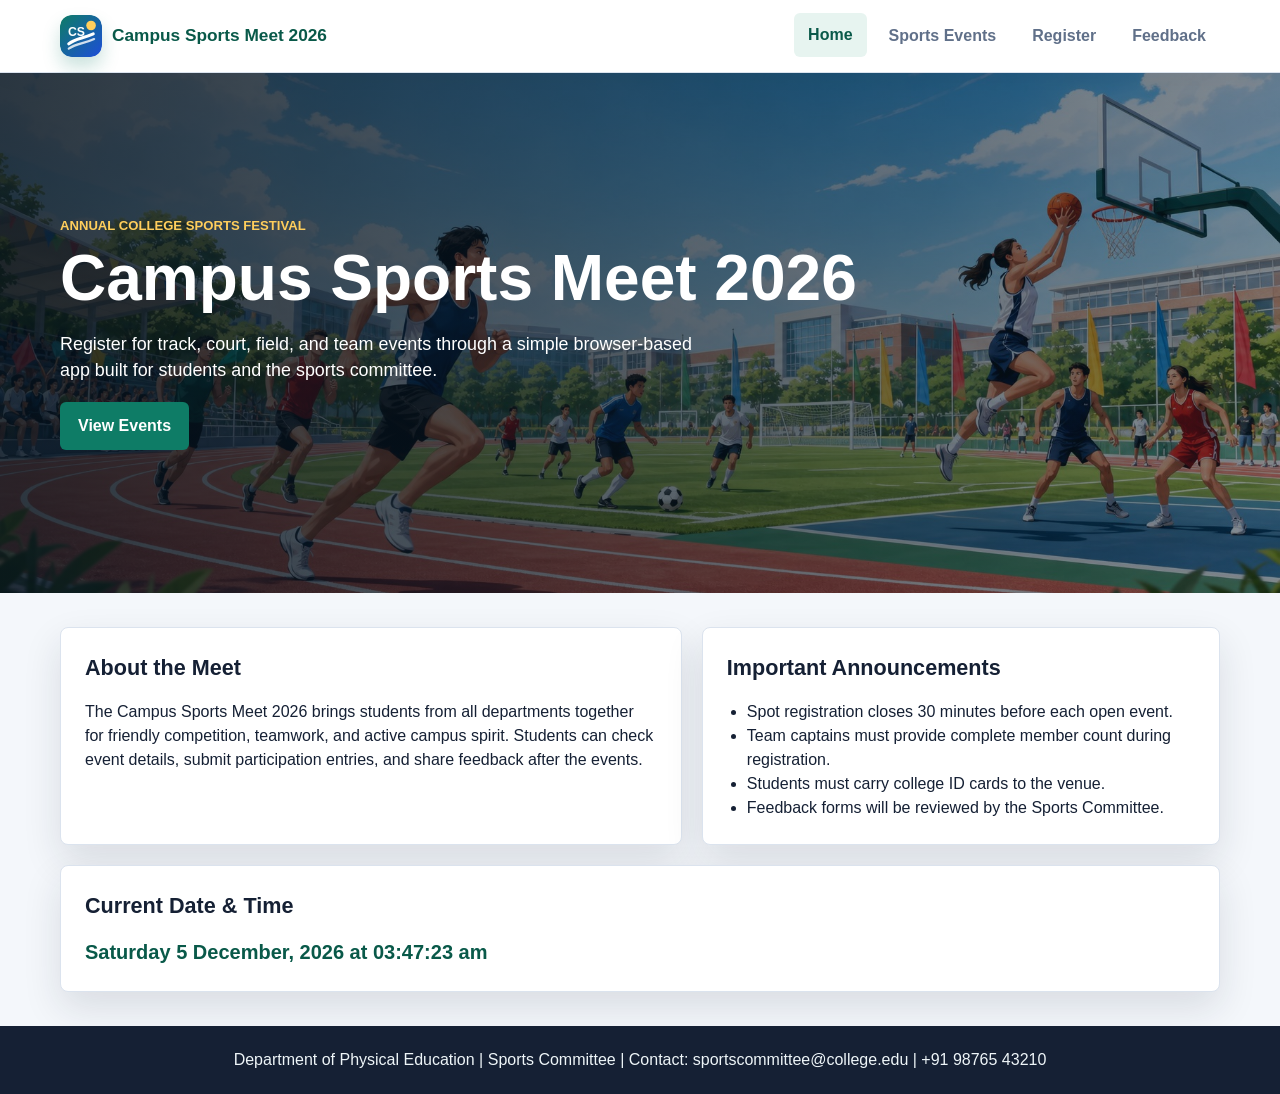
<file: campussportsmeet 2026/index.html>
<!DOCTYPE html>
<html lang="en">
<head>
  <meta charset="UTF-8">
  <meta name="viewport" content="width=device-width, initial-scale=1.0">
  <title>Campus Sports Meet 2026</title>
  <link rel="stylesheet" href="style.css">
</head>
<body>
  <header class="site-header">
    <nav class="navbar" aria-label="Main navigation">
      <a class="brand" href="index.html"><img class="brand-logo" src="images/logo.svg" alt=""> <span>Campus Sports Meet 2026</span></a>
      <div class="nav-links">
        <a class="active" href="index.html">Home</a>
        <a href="sports.html">Sports Events</a>
        <a href="register.html">Register</a>
        <a href="feedback.html">Feedback</a>
      </div>
    </nav>
  </header>

  <main>
    <section class="hero">
      <img src="images/banner.jpg" alt="Students participating in campus sports events">
      <div class="hero-content">
        <p class="eyebrow">Annual College Sports Festival</p>
        <h1>Campus Sports Meet 2026</h1>
        <p>Register for track, court, field, and team events through a simple browser-based app built for students and the sports committee.</p>
        <a class="primary-button" href="sports.html">View Events</a>
      </div>
    </section>

    <section class="home-grid">
      <article class="panel">
        <h2>About the Meet</h2>
        <p>The Campus Sports Meet 2026 brings students from all departments together for friendly competition, teamwork, and active campus spirit. Students can check event details, submit participation entries, and share feedback after the events.</p>
      </article>

      <article class="panel">
        <h2>Important Announcements</h2>
        <ul class="announcement-list">
          <li>Spot registration closes 30 minutes before each open event.</li>
          <li>Team captains must provide complete member count during registration.</li>
          <li>Students must carry college ID cards to the venue.</li>
          <li>Feedback forms will be reviewed by the Sports Committee.</li>
        </ul>
      </article>

      <article class="panel date-card">
        <h2>Current Date & Time</h2>
        <p id="currentDateTime">Loading...</p>
      </article>
    </section>
  </main>

  <footer class="site-footer">
    <p>Department of Physical Education | Sports Committee | Contact: sportscommittee@college.edu | +91 98765 43210</p>
  </footer>

  <script src="script.js"></script>
</body>
</html>
</file>
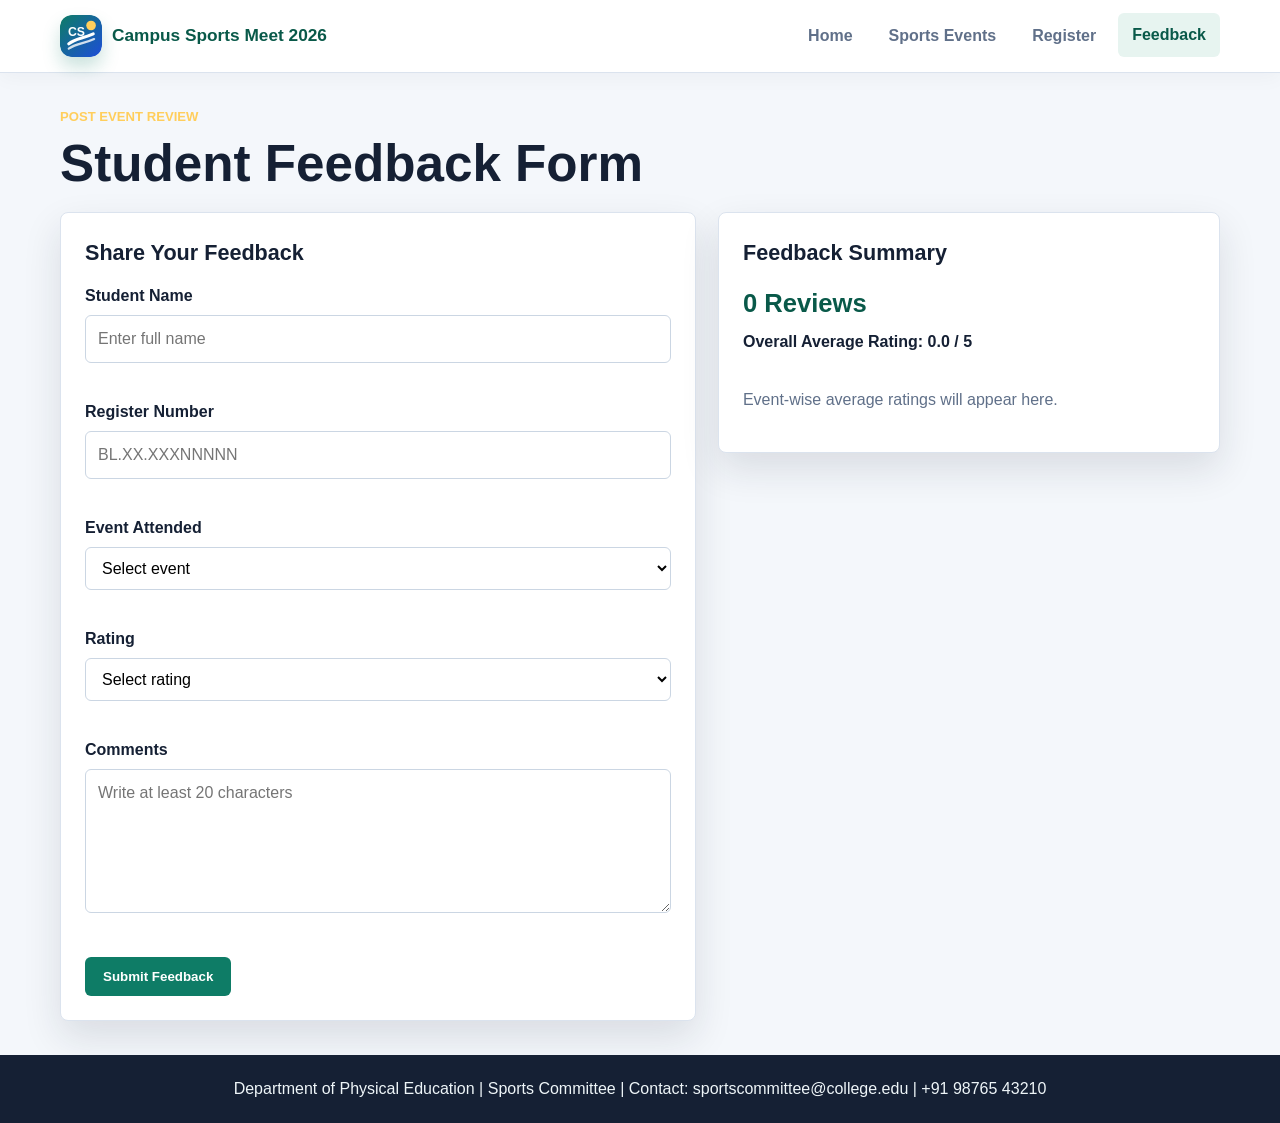
<file: campussportsmeet 2026/feedback.html>
<!DOCTYPE html>
<html lang="en">
<head>
  <meta charset="UTF-8">
  <meta name="viewport" content="width=device-width, initial-scale=1.0">
  <title>Feedback | Campus Sports Meet 2026</title>
  <link rel="stylesheet" href="style.css">
</head>
<body>
  <header class="site-header">
    <nav class="navbar" aria-label="Main navigation">
      <a class="brand" href="index.html"><img class="brand-logo" src="images/logo.svg" alt=""> <span>Campus Sports Meet 2026</span></a>
      <div class="nav-links">
        <a href="index.html">Home</a>
        <a href="sports.html">Sports Events</a>
        <a href="register.html">Register</a>
        <a class="active" href="feedback.html">Feedback</a>
      </div>
    </nav>
  </header>

  <main class="page-shell">
    <section class="page-title">
      <p class="eyebrow">Post Event Review</p>
      <h1>Student Feedback Form</h1>
    </section>

    <div id="feedbackMessage" class="banner-message" aria-live="polite"></div>

    <section class="form-grid feedback-layout">
      <form id="feedbackForm" class="form-card" novalidate>
        <h2>Share Your Feedback</h2>

        <div class="field-group">
          <label for="feedbackName">Student Name</label>
          <input type="text" id="feedbackName" name="feedbackName" placeholder="Enter full name">
          <span class="error" id="feedbackNameError"></span>
        </div>

        <div class="field-group">
          <label for="feedbackRegister">Register Number</label>
          <input type="text" id="feedbackRegister" name="feedbackRegister" placeholder="BL.XX.XXXNNNNN">
          <span class="error" id="feedbackRegisterError"></span>
        </div>

        <div class="field-group">
          <label for="feedbackEvent">Event Attended</label>
          <select id="feedbackEvent" name="feedbackEvent">
            <option value="">Select event</option>
          </select>
          <span class="error" id="feedbackEventError"></span>
        </div>

        <div class="field-group">
          <label for="rating">Rating</label>
          <select id="rating" name="rating">
            <option value="">Select rating</option>
            <option value="1">1 - Poor</option>
            <option value="2">2 - Fair</option>
            <option value="3">3 - Good</option>
            <option value="4">4 - Very Good</option>
            <option value="5">5 - Excellent</option>
          </select>
          <span class="error" id="ratingError"></span>
        </div>

        <div class="field-group">
          <label for="comments">Comments</label>
          <textarea id="comments" name="comments" rows="5" placeholder="Write at least 20 characters"></textarea>
          <span class="error" id="commentsError"></span>
        </div>

        <button class="primary-button" type="submit">Submit Feedback</button>
      </form>

      <aside class="summary-card">
        <h2>Feedback Summary</h2>
        <p class="counter"><span id="feedbackCount">0</span> Reviews</p>
        <p class="average">Overall Average Rating: <strong id="averageRating">0.0</strong> / 5</p>
        <div id="feedbackSummary" class="details-list">
          <p class="muted">Event-wise average ratings will appear here.</p>
        </div>
      </aside>
    </section>
  </main>

  <footer class="site-footer">
    <p>Department of Physical Education | Sports Committee | Contact: sportscommittee@college.edu | +91 98765 43210</p>
  </footer>

  <script src="script.js"></script>
</body>
</html>
</file>
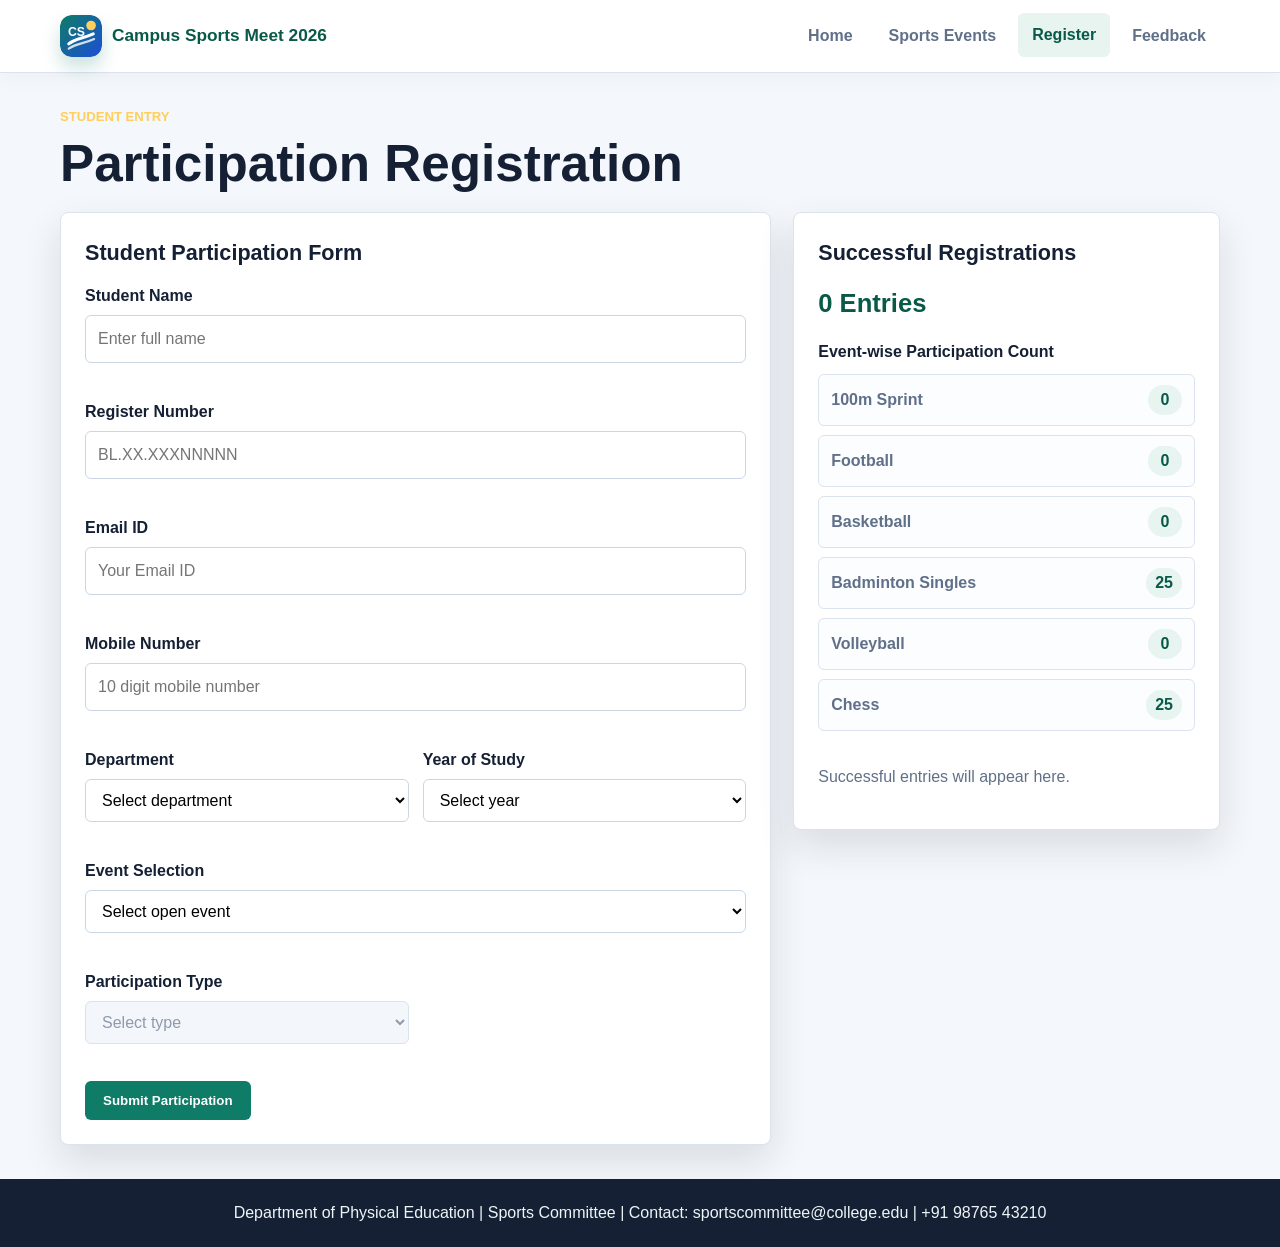
<file: campussportsmeet 2026/register.html>
<!DOCTYPE html>
<html lang="en">
<head>
  <meta charset="UTF-8">
  <meta name="viewport" content="width=device-width, initial-scale=1.0">
  <title>Register | Campus Sports Meet 2026</title>
  <link rel="stylesheet" href="style.css">
</head>
<body>
  <header class="site-header">
    <nav class="navbar" aria-label="Main navigation">
      <a class="brand" href="index.html"><img class="brand-logo" src="images/logo.svg" alt=""> <span>Campus Sports Meet 2026</span></a>
      <div class="nav-links">
        <a href="index.html">Home</a>
        <a href="sports.html">Sports Events</a>
        <a class="active" href="register.html">Register</a>
        <a href="feedback.html">Feedback</a>
      </div>
    </nav>
  </header>

  <main class="page-shell">
    <section class="page-title">
      <p class="eyebrow">Student Entry</p>
      <h1>Participation Registration</h1>
    </section>

    <div id="participationMessage" class="banner-message" aria-live="polite"></div>

    <section class="form-grid">
      <form id="participationForm" class="form-card" novalidate>
        <h2>Student Participation Form</h2>

        <div class="field-group">
          <label for="studentName">Student Name</label>
          <input type="text" id="studentName" name="studentName" placeholder="Enter full name">
          <span class="error" id="studentNameError"></span>
        </div>

        <div class="field-group">
          <label for="registerNumber">Register Number</label>
          <input type="text" id="registerNumber" name="registerNumber" placeholder="BL.XX.XXXNNNNN">
          <span class="error" id="registerNumberError"></span>
        </div>

        <div class="field-group">
          <label for="email">Email ID</label>
          <input type="email" id="email" name="email" placeholder="Your Email ID">
          <span class="error" id="emailError"></span>
        </div>

        <div class="field-group">
          <label for="mobile">Mobile Number</label>
          <input type="tel" id="mobile" name="mobile" placeholder="10 digit mobile number">
          <span class="error" id="mobileError"></span>
        </div>

        <div class="field-row">
          <div class="field-group">
            <label for="department">Department</label>
            <select id="department" name="department">
              <option value="">Select department</option>
              <option>AID</option>
              <option>AIE</option>
              <option>CSE</option>
              <option>ECE</option>
              <option>EAC</option>
              <option>MEC</option>
              <option>RAE</option>
              <option>ELC</option>
            </select>
            <span class="error" id="departmentError"></span>
          </div>

          <div class="field-group">
            <label for="year">Year of Study</label>
            <select id="year" name="year">
              <option value="">Select year</option>
              <option>I Year</option>
              <option>II Year</option>
              <option>III Year</option>
              <option>IV Year</option>
            </select>
            <span class="error" id="yearError"></span>
          </div>
        </div>

        <div class="field-group">
          <label for="eventSelection">Event Selection</label>
          <select id="eventSelection" name="eventSelection">
            <option value="">Select open event</option>
          </select>
          <span class="error" id="eventSelectionError"></span>
        </div>

        <div class="field-row">
          <div class="field-group">
            <label for="participationType">Participation Type</label>
            <select id="participationType" name="participationType">
              <option value="">Select type</option>
              <option value="Individual">Individual</option>
              <option value="Team">Team</option>
            </select>
            <span class="error" id="participationTypeError"></span>
          </div>

          <div class="field-group team-only hidden">
            <label for="teamMembers">Number of Team Members</label>
            <input type="number" id="teamMembers" name="teamMembers" min="2" max="6" placeholder="2 to 6">
            <span class="error" id="teamMembersError"></span>
          </div>
        </div>

        <div class="field-group team-only hidden">
          <label for="teamName">Team Name</label>
          <input type="text" id="teamName" name="teamName" placeholder="Required for team participation">
          <span class="error" id="teamNameError"></span>
        </div>

        <button class="primary-button" type="submit">Submit Participation</button>
      </form>

      <aside class="summary-card">
        <h2>Successful Registrations</h2>
        <p class="counter"><span id="participationCount">0</span> Entries</p>
        <h3 class="summary-subtitle">Event-wise Participation Count</h3>
        <div id="eventParticipationCounts" class="count-list"></div>
        <div id="participantDetails" class="details-list">
          <p class="muted">Successful entries will appear here.</p>
        </div>
      </aside>
    </section>
  </main>

  <footer class="site-footer">
    <p>Department of Physical Education | Sports Committee | Contact: sportscommittee@college.edu | +91 98765 43210</p>
  </footer>

  <script src="script.js"></script>
</body>
</html>
</file>
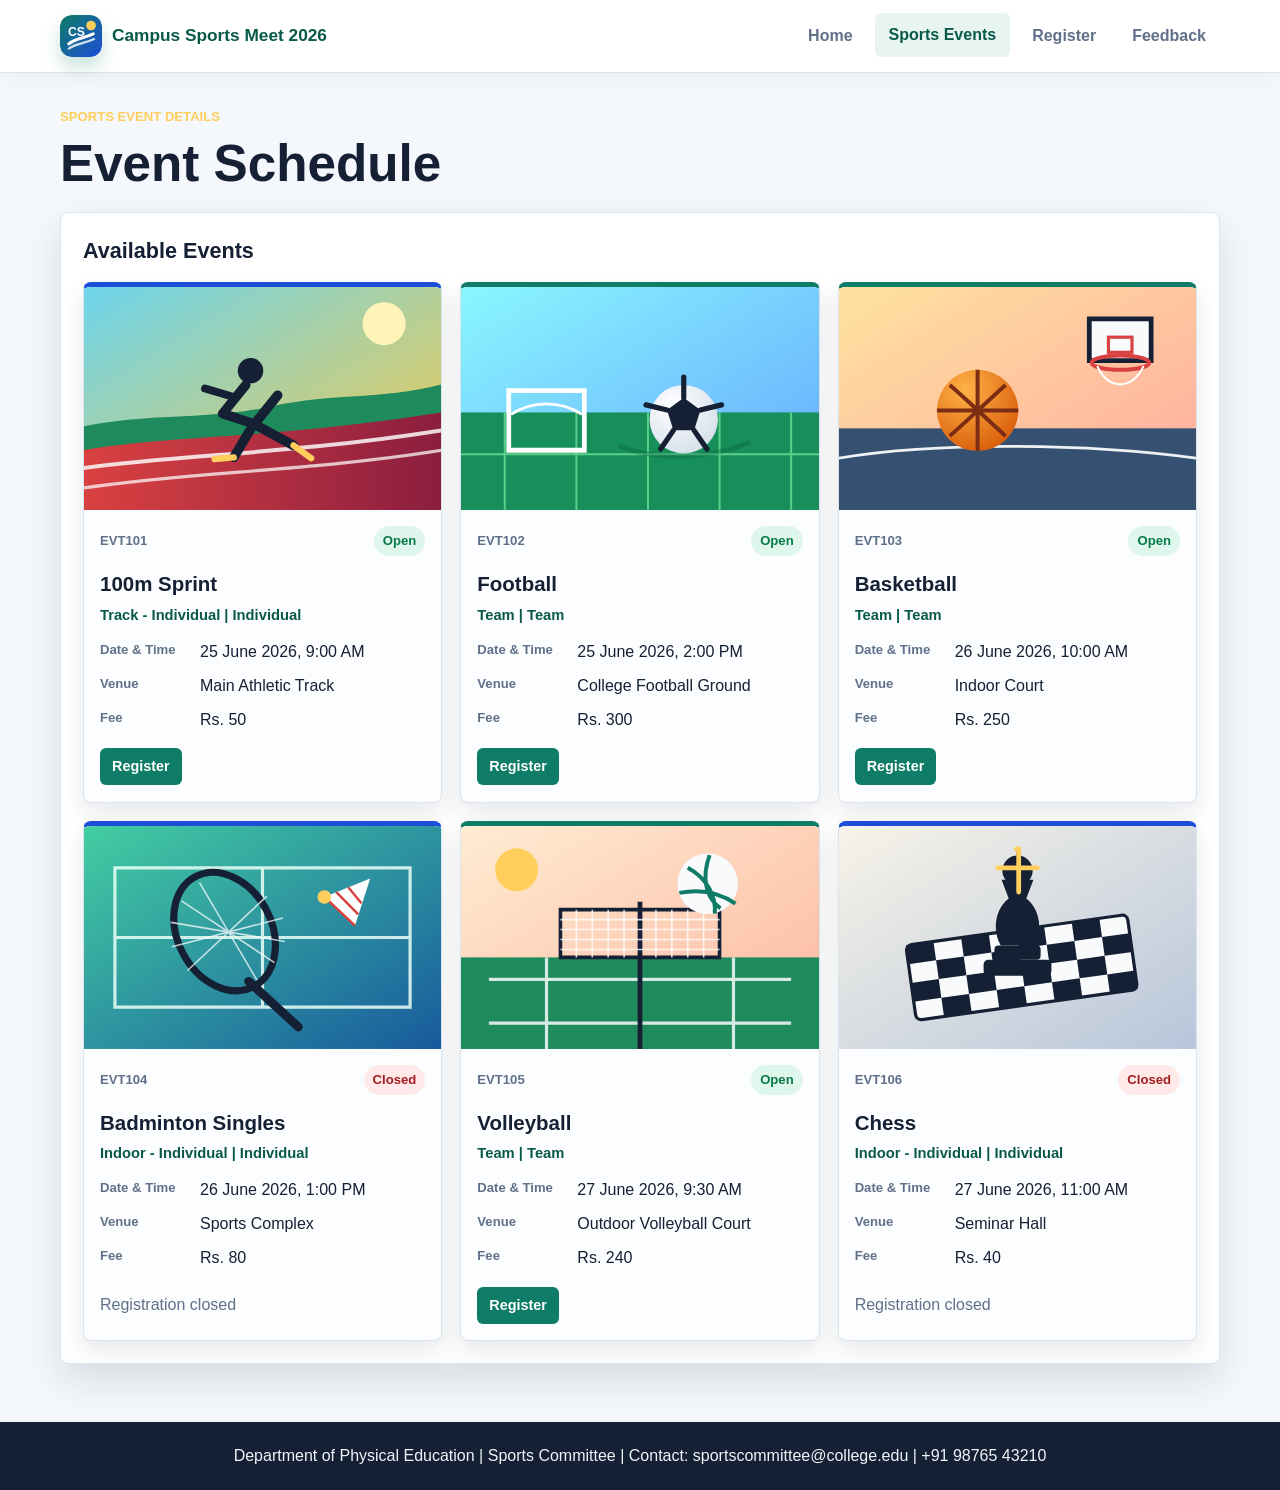
<file: campussportsmeet 2026/sports.html>
<!DOCTYPE html>
<html lang="en">
<head>
  <meta charset="UTF-8">
  <meta name="viewport" content="width=device-width, initial-scale=1.0">
  <title>Sports Events | Campus Sports Meet 2026</title>
  <link rel="stylesheet" href="style.css">
</head>
<body>
  <header class="site-header">
    <nav class="navbar" aria-label="Main navigation">
      <a class="brand" href="index.html"><img class="brand-logo" src="images/logo.svg" alt=""> <span>Campus Sports Meet 2026</span></a>
      <div class="nav-links">
        <a href="index.html">Home</a>
        <a class="active" href="sports.html">Sports Events</a>
        <a href="register.html">Register</a>
        <a href="feedback.html">Feedback</a>
      </div>
    </nav>
  </header>

  <main class="page-shell">
    <section class="page-title">
      <p class="eyebrow">Sports Event Details</p>
      <h1>Event Schedule</h1>
    </section>

    <section class="events-section" aria-labelledby="eventsHeading">
      <h2 id="eventsHeading">Available Events</h2>
      <div id="eventsGrid" class="events-grid"></div>
    </section>
  </main>

  <footer class="site-footer">
    <p>Department of Physical Education | Sports Committee | Contact: sportscommittee@college.edu | +91 98765 43210</p>
  </footer>

  <script src="script.js"></script>
</body>
</html>
</file>
<file: campussportsmeet 2026/style.css>
:root {
  --ink: #152034;
  --muted: #607089;
  --line: #dbe3ee;
  --surface: #ffffff;
  --page: #f4f7fb;
  --primary: #0e7c66;
  --primary-dark: #095949;
  --accent: #d94141;
  --gold: #ffce5c;
  --warning: #9d5b00;
  --success: #087a48;
  --shadow: 0 16px 38px rgba(21, 32, 52, 0.12);
  --soft-shadow: 0 10px 24px rgba(21, 32, 52, 0.1);
}

* {
  box-sizing: border-box;
}

body {
  margin: 0;
  min-height: 100vh;
  display: flex;
  flex-direction: column;
  font-family: Arial, Helvetica, sans-serif;
  color: var(--ink);
  background: var(--page);
  line-height: 1.5;
}

main {
  flex: 1;
}

a {
  color: inherit;
}

.site-header {
  background: var(--surface);
  border-bottom: 1px solid var(--line);
  position: sticky;
  top: 0;
  z-index: 10;
  box-shadow: 0 4px 20px rgba(21, 32, 52, 0.04);
}

.navbar {
  width: min(1160px, calc(100% - 32px));
  margin: 0 auto;
  min-height: 72px;
  display: flex;
  align-items: center;
  justify-content: space-between;
  gap: 24px;
}

.brand {
  font-size: 1.08rem;
  font-weight: 800;
  color: var(--primary-dark);
  text-decoration: none;
  display: inline-flex;
  align-items: center;
  gap: 10px;
  white-space: nowrap;
}

.brand-logo {
  width: 42px;
  height: 42px;
  border-radius: 12px;
  display: block;
  box-shadow: 0 10px 18px rgba(14, 124, 102, 0.22);
}

.nav-links {
  display: flex;
  align-items: center;
  gap: 8px;
  flex-wrap: wrap;
}

.nav-links a {
  text-decoration: none;
  padding: 10px 14px;
  border-radius: 6px;
  color: var(--muted);
  font-weight: 700;
  transition: background 180ms ease, color 180ms ease, transform 180ms ease;
}

.nav-links a:hover,
.nav-links a.active {
  background: #e7f4f0;
  color: var(--primary-dark);
  transform: translateY(-1px);
}

.hero {
  min-height: 520px;
  position: relative;
  display: grid;
  align-items: center;
  overflow: hidden;
  background: #0b2231;
}

.hero img {
  position: absolute;
  inset: 0;
  width: 100%;
  height: 100%;
  object-fit: cover;
  opacity: 0.72;
}

.hero::after {
  content: "";
  position: absolute;
  inset: 0;
  background: linear-gradient(90deg, rgba(5, 18, 30, 0.78), rgba(5, 18, 30, 0.28));
}

.hero-content {
  position: relative;
  z-index: 1;
  width: min(1160px, calc(100% - 32px));
  margin: 0 auto;
  color: #ffffff;
}

.eyebrow {
  margin: 0 0 10px;
  text-transform: uppercase;
  letter-spacing: 0;
  font-size: 0.82rem;
  font-weight: 800;
  color: #ffce5c;
}

.hero h1,
.page-title h1 {
  margin: 0;
  font-size: clamp(2.15rem, 5vw, 4.5rem);
  line-height: 1.05;
  max-width: 820px;
}

.hero p:not(.eyebrow) {
  max-width: 640px;
  font-size: 1.12rem;
}

.primary-button {
  border: 0;
  border-radius: 6px;
  background: var(--primary);
  color: #ffffff;
  padding: 12px 18px;
  font-weight: 800;
  text-decoration: none;
  display: inline-flex;
  justify-content: center;
  cursor: pointer;
  transition: background 180ms ease, transform 180ms ease, box-shadow 180ms ease, filter 180ms ease;
}

.small-button {
  border-radius: 6px;
  background: var(--primary);
  color: #ffffff;
  padding: 8px 12px;
  font-size: 0.9rem;
  font-weight: 800;
  text-decoration: none;
  display: inline-flex;
  justify-content: center;
  white-space: nowrap;
  transition: background 180ms ease, transform 180ms ease, box-shadow 180ms ease, filter 180ms ease;
}

.primary-button:hover,
.primary-button:focus,
.small-button:hover,
.small-button:focus {
  background: var(--primary-dark);
  transform: translateY(-1px);
  box-shadow: 0 10px 18px rgba(14, 124, 102, 0.24);
}

.home-grid,
.page-shell {
  width: min(1160px, calc(100% - 32px));
  margin: 34px auto;
}

.home-grid {
  display: grid;
  grid-template-columns: 1.2fr 1fr;
  gap: 20px;
}

.panel,
.form-card,
.summary-card,
.table-wrap,
.events-section {
  background: var(--surface);
  border: 1px solid var(--line);
  border-radius: 8px;
  box-shadow: var(--shadow);
}

.panel {
  padding: 24px;
}

.date-card {
  grid-column: 1 / -1;
}

h2 {
  margin: 0 0 14px;
  font-size: 1.35rem;
}

.announcement-list {
  padding-left: 20px;
  margin-bottom: 0;
}

#currentDateTime {
  margin: 0;
  font-size: 1.25rem;
  font-weight: 800;
  color: var(--primary-dark);
}

.page-title {
  margin-bottom: 22px;
}

.page-title h1 {
  font-size: clamp(2rem, 4vw, 3.4rem);
}

.table-wrap {
  padding: 22px;
  margin-bottom: 24px;
}

.events-section {
  padding: 22px;
  margin-bottom: 24px;
}

.events-grid {
  display: grid;
  grid-template-columns: repeat(3, minmax(0, 1fr));
  gap: 18px;
}

.event-card {
  display: flex;
  flex-direction: column;
  min-width: 0;
  overflow: hidden;
  border: 1px solid var(--line);
  border-radius: 8px;
  background: #fbfdff;
  box-shadow: var(--soft-shadow);
  transition: transform 220ms ease, box-shadow 220ms ease, border-color 220ms ease;
}

.event-card:hover {
  transform: translateY(-4px);
  border-color: rgba(14, 124, 102, 0.32);
  box-shadow: 0 20px 34px rgba(21, 32, 52, 0.16);
}

.event-card.individual-event {
  border-top: 5px solid #1d4ed8;
}

.event-card.team-event {
  border-top: 5px solid var(--primary);
}

.event-image {
  width: 100%;
  aspect-ratio: 16 / 10;
  object-fit: cover;
  display: block;
  background: #dbe3ee;
}

.event-card-body {
  display: flex;
  flex: 1;
  flex-direction: column;
  padding: 16px;
}

.event-card-top,
.event-card-actions {
  display: flex;
  align-items: center;
  justify-content: space-between;
  gap: 10px;
}

.event-card h3 {
  margin: 13px 0 4px;
  font-size: 1.28rem;
}

.event-id {
  color: var(--muted);
  font-size: 0.82rem;
  font-weight: 800;
}

.event-category {
  margin: 0 0 14px;
  color: var(--primary-dark);
  font-weight: 800;
  font-size: 0.92rem;
}

.event-details {
  display: grid;
  gap: 10px;
  margin: 0 0 16px;
}

.event-details div {
  display: grid;
  grid-template-columns: 92px 1fr;
  gap: 8px;
}

.event-details dt {
  color: var(--muted);
  font-size: 0.82rem;
  font-weight: 800;
}

.event-details dd {
  margin: 0;
}

.event-card-actions {
  margin-top: auto;
  min-height: 38px;
}

.responsive-table {
  overflow-x: auto;
}

table {
  width: 100%;
  border-collapse: collapse;
  min-width: 920px;
}

th,
td {
  padding: 13px 12px;
  text-align: left;
  border-bottom: 1px solid var(--line);
}

th {
  background: #eef5f8;
  font-size: 0.88rem;
}

.status {
  display: inline-flex;
  padding: 5px 9px;
  border-radius: 999px;
  font-weight: 800;
  font-size: 0.82rem;
}

.status.open {
  background: #def6eb;
  color: var(--success);
}

.status.closed {
  background: #ffe9e9;
  color: #a31f1f;
}

.form-grid {
  display: grid;
  grid-template-columns: minmax(0, 1.25fr) minmax(280px, 0.75fr);
  gap: 22px;
  align-items: start;
}

.feedback-layout {
  grid-template-columns: minmax(0, 0.95fr) minmax(280px, 0.75fr);
}

.form-card,
.summary-card {
  padding: 24px;
}

.form-card.success-flash {
  animation: successBlink 900ms ease;
}

@keyframes successBlink {
  0% {
    background: var(--surface);
    box-shadow: var(--shadow);
  }

  35% {
    background: #dcfce7;
    box-shadow: 0 0 0 4px rgba(8, 122, 72, 0.28), var(--shadow);
  }

  100% {
    background: var(--surface);
    box-shadow: var(--shadow);
  }
}

.field-row {
  display: grid;
  grid-template-columns: 1fr 1fr;
  gap: 14px;
}

.field-group {
  margin-bottom: 15px;
}

.hidden {
  display: none;
}

label {
  display: block;
  margin-bottom: 7px;
  font-weight: 800;
}

input,
select,
textarea {
  width: 100%;
  border: 1px solid #cbd6e3;
  border-radius: 6px;
  padding: 11px 12px;
  font: inherit;
  background: #ffffff;
  transition: border 180ms ease, box-shadow 180ms ease, background 180ms ease;
}

select:disabled {
  color: var(--muted);
  background: #eef3f8;
  cursor: not-allowed;
}

input:focus,
select:focus,
textarea:focus {
  outline: 0;
  border-color: var(--primary);
  box-shadow: 0 0 0 3px rgba(14, 124, 102, 0.16);
}

.error {
  min-height: 18px;
  display: block;
  color: var(--accent);
  font-size: 0.84rem;
  margin-top: 4px;
}

.message {
  display: none;
  padding: 11px 12px;
  border-radius: 6px;
  margin-bottom: 16px;
  font-weight: 800;
}

.message.success {
  display: block;
  background: #def6eb;
  color: var(--success);
}

.message.error-message {
  display: block;
  background: #ffe9e9;
  color: #a31f1f;
}

.banner-message {
  display: none;
  border-radius: 8px;
  padding: 14px 16px;
  margin: 0 0 20px;
  font-weight: 800;
  border: 1px solid transparent;
  box-shadow: var(--shadow);
}

.banner-message.success {
  display: block;
  background: #def6eb;
  border-color: #a8e6c4;
  color: var(--success);
}

.banner-message.error-message {
  display: block;
  background: #ffe9e9;
  border-color: #ffc4c4;
  color: #a31f1f;
}

.counter {
  font-size: 1.6rem;
  font-weight: 800;
  color: var(--primary-dark);
  margin: 0 0 8px;
}

.summary-subtitle {
  margin: 18px 0 10px;
  font-size: 1rem;
}

.count-list {
  display: grid;
  gap: 9px;
}

.count-item {
  display: flex;
  align-items: center;
  justify-content: space-between;
  gap: 12px;
  border: 1px solid var(--line);
  border-radius: 6px;
  background: #fbfdff;
  padding: 10px 12px;
}

.count-item span {
  color: var(--muted);
  font-weight: 700;
}

.count-item strong {
  min-width: 34px;
  border-radius: 999px;
  background: #e7f4f0;
  color: var(--primary-dark);
  padding: 3px 9px;
  text-align: center;
}

.average {
  margin-top: 0;
  font-weight: 700;
}

.details-list {
  display: grid;
  gap: 12px;
  margin-top: 18px;
}

.detail-item {
  border: 1px solid var(--line);
  border-left: 5px solid var(--primary);
  border-radius: 6px;
  padding: 13px;
  background: #fbfdff;
}

.detail-item h3 {
  margin: 0 0 6px;
  font-size: 1rem;
}

.detail-item p {
  margin: 3px 0;
  color: var(--muted);
}

.muted {
  color: var(--muted);
}

.site-footer {
  background: #152034;
  color: #eef5f8;
  text-align: center;
  padding: 22px 16px;
  margin-top: auto;
}

.site-footer p {
  margin: 0;
}

@media (max-width: 760px) {
  .navbar {
    align-items: flex-start;
    flex-direction: column;
    padding: 14px 0;
  }

  .nav-links {
    width: 100%;
  }

  .nav-links a {
    flex: 1 1 auto;
    text-align: center;
  }

  .hero {
    min-height: 460px;
  }

  .home-grid,
  .form-grid,
  .feedback-layout,
  .field-row {
    grid-template-columns: 1fr;
  }

  .events-grid {
    grid-template-columns: 1fr;
  }

  .events-section {
    padding: 16px;
  }

  .form-card,
  .summary-card,
  .table-wrap,
  .panel {
    padding: 18px;
  }
}

@media (min-width: 761px) and (max-width: 1040px) {
  .events-grid {
    grid-template-columns: repeat(2, minmax(0, 1fr));
  }
}

@media (max-width: 460px) {
  .brand {
    white-space: normal;
  }

  .brand-logo {
    width: 38px;
    height: 38px;
    flex: 0 0 38px;
  }

  .event-details div {
    grid-template-columns: 1fr;
    gap: 2px;
  }
}

@media (prefers-reduced-motion: reduce) {
  *,
  *::before,
  *::after {
    scroll-behavior: auto !important;
    transition-duration: 1ms !important;
    animation-duration: 1ms !important;
  }
}
</file>
